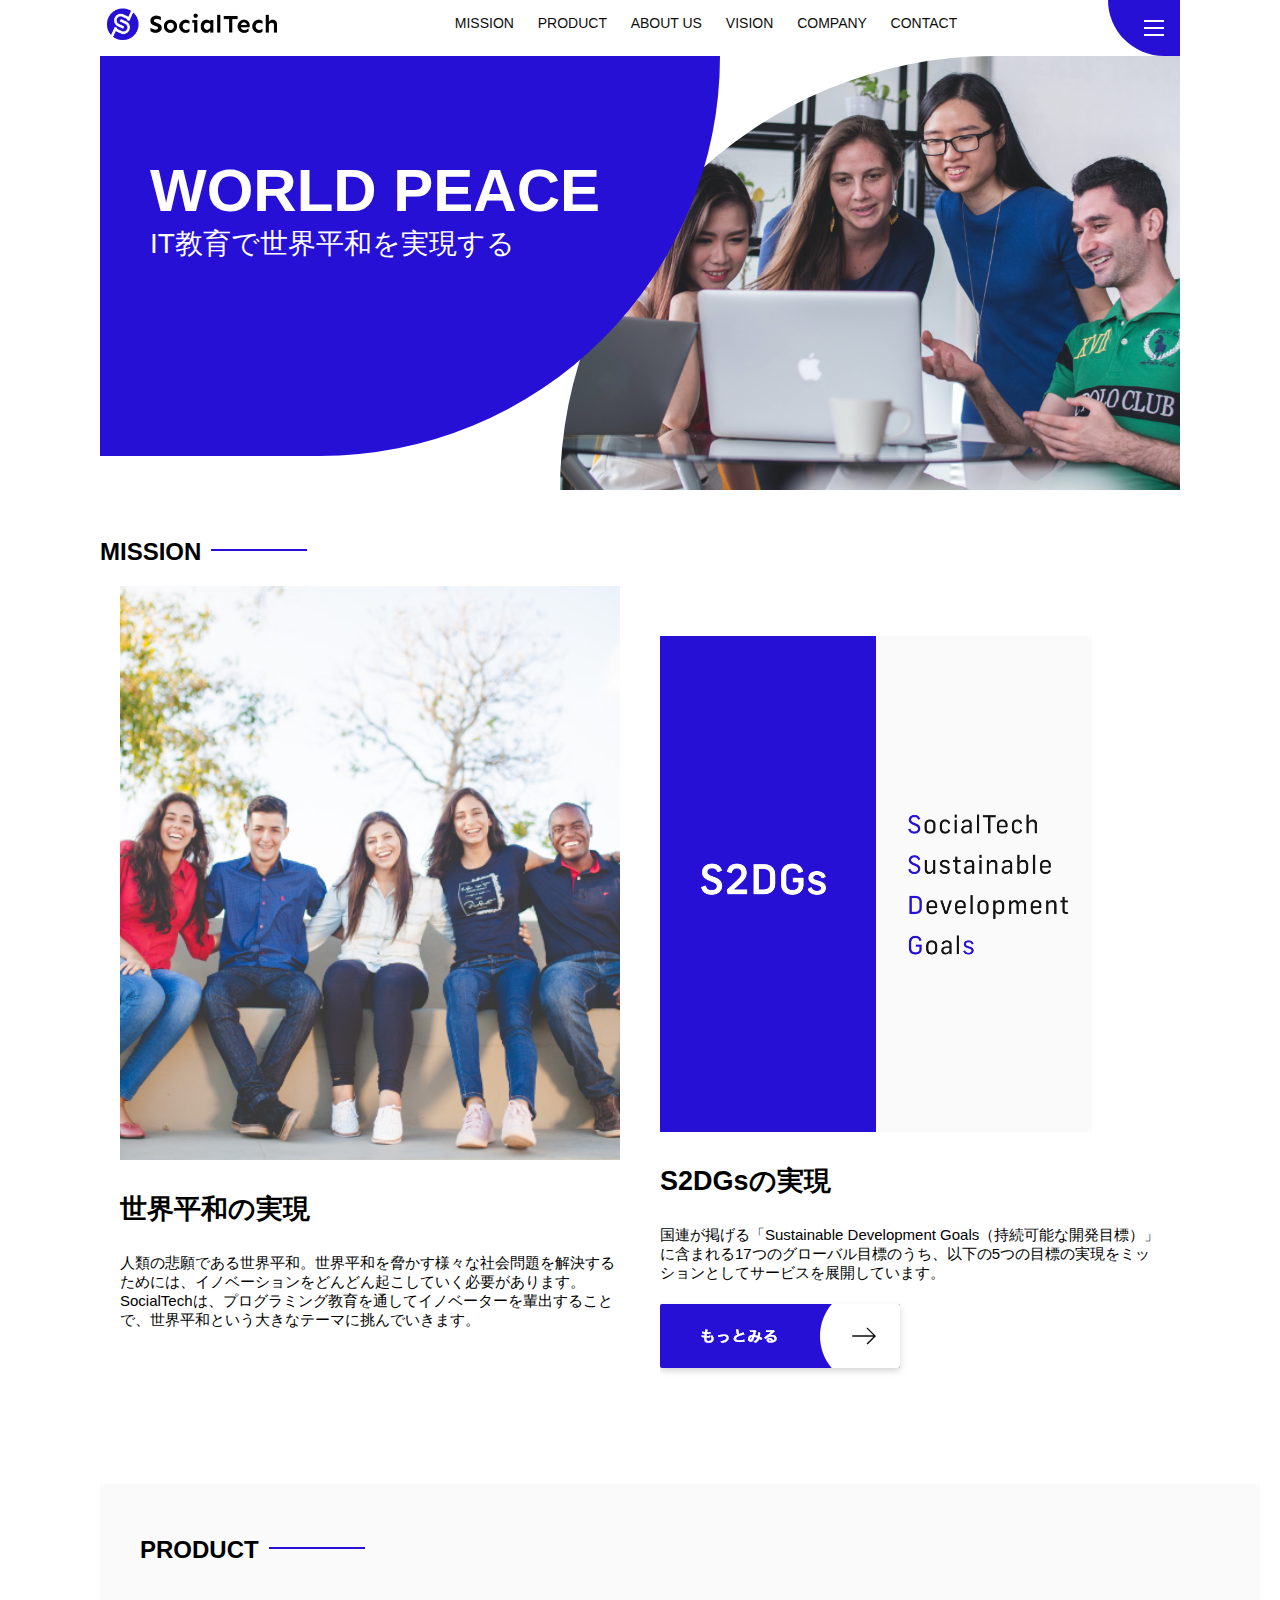
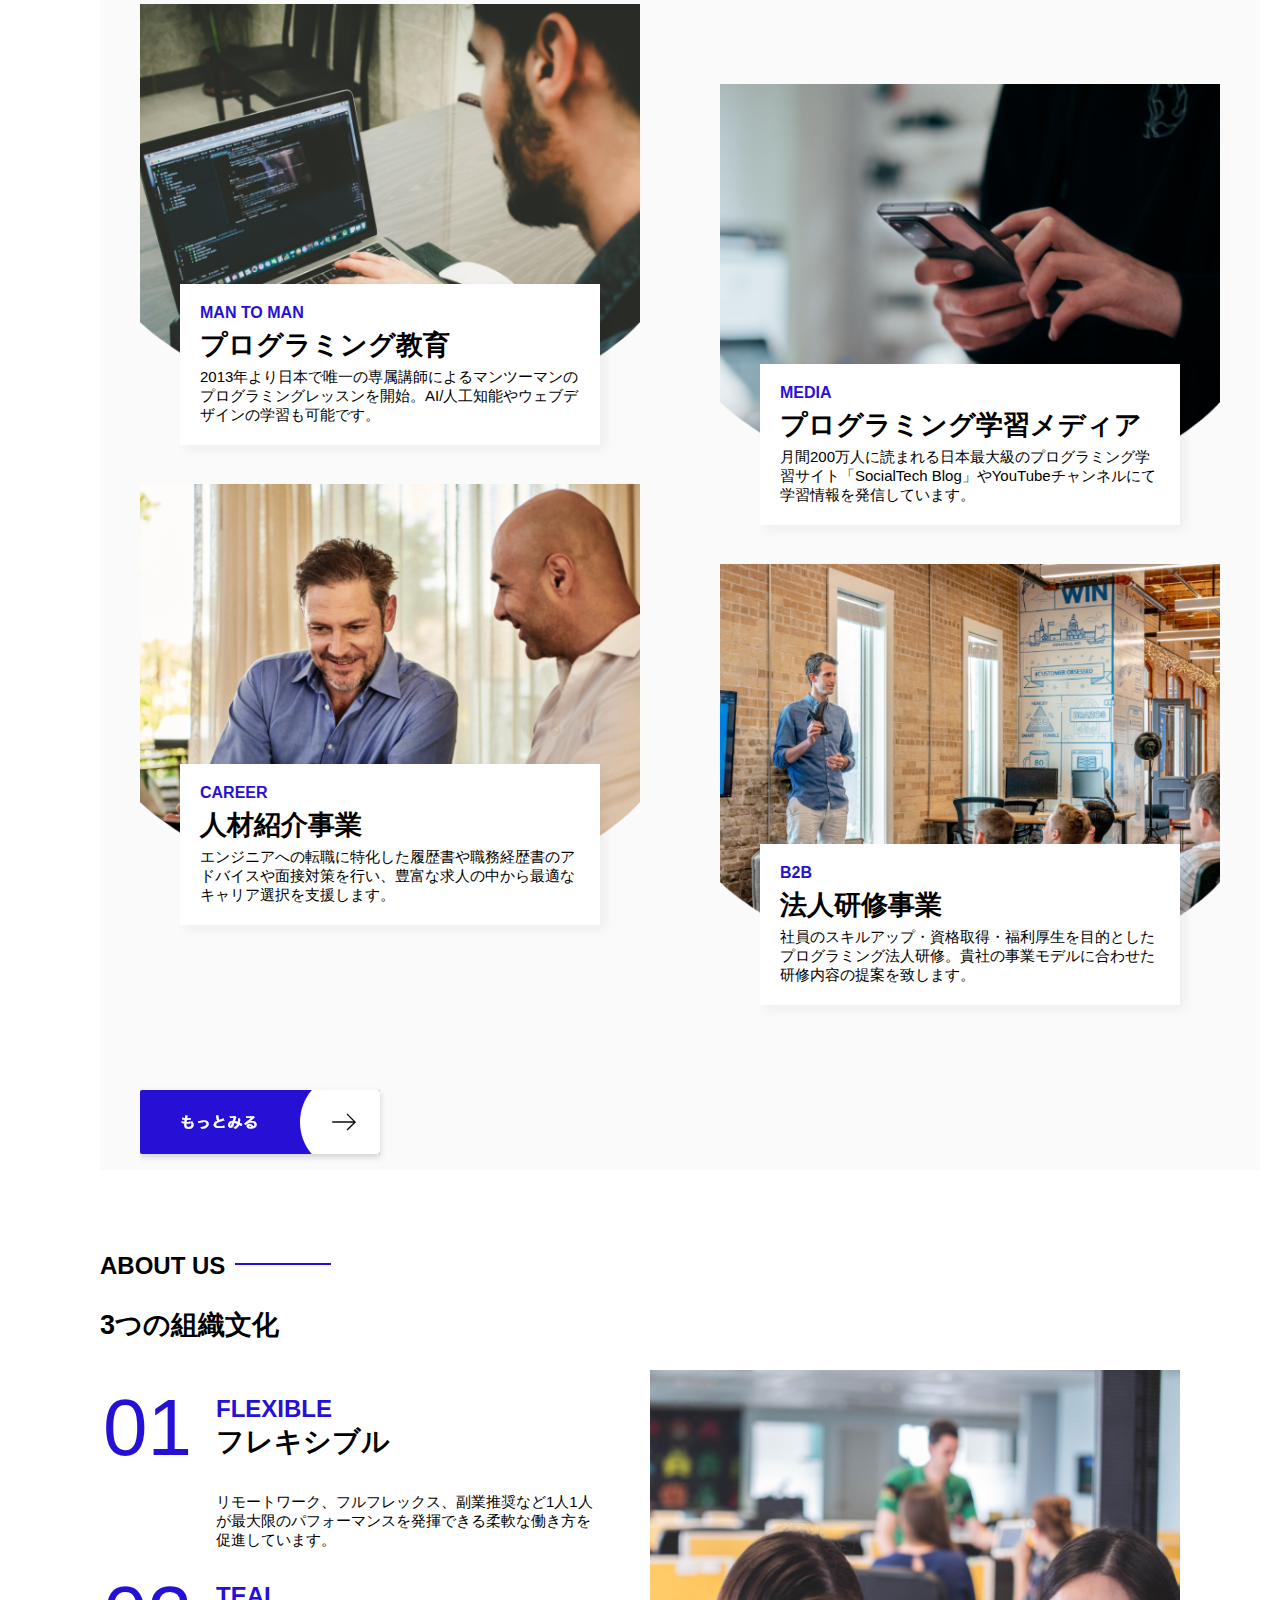
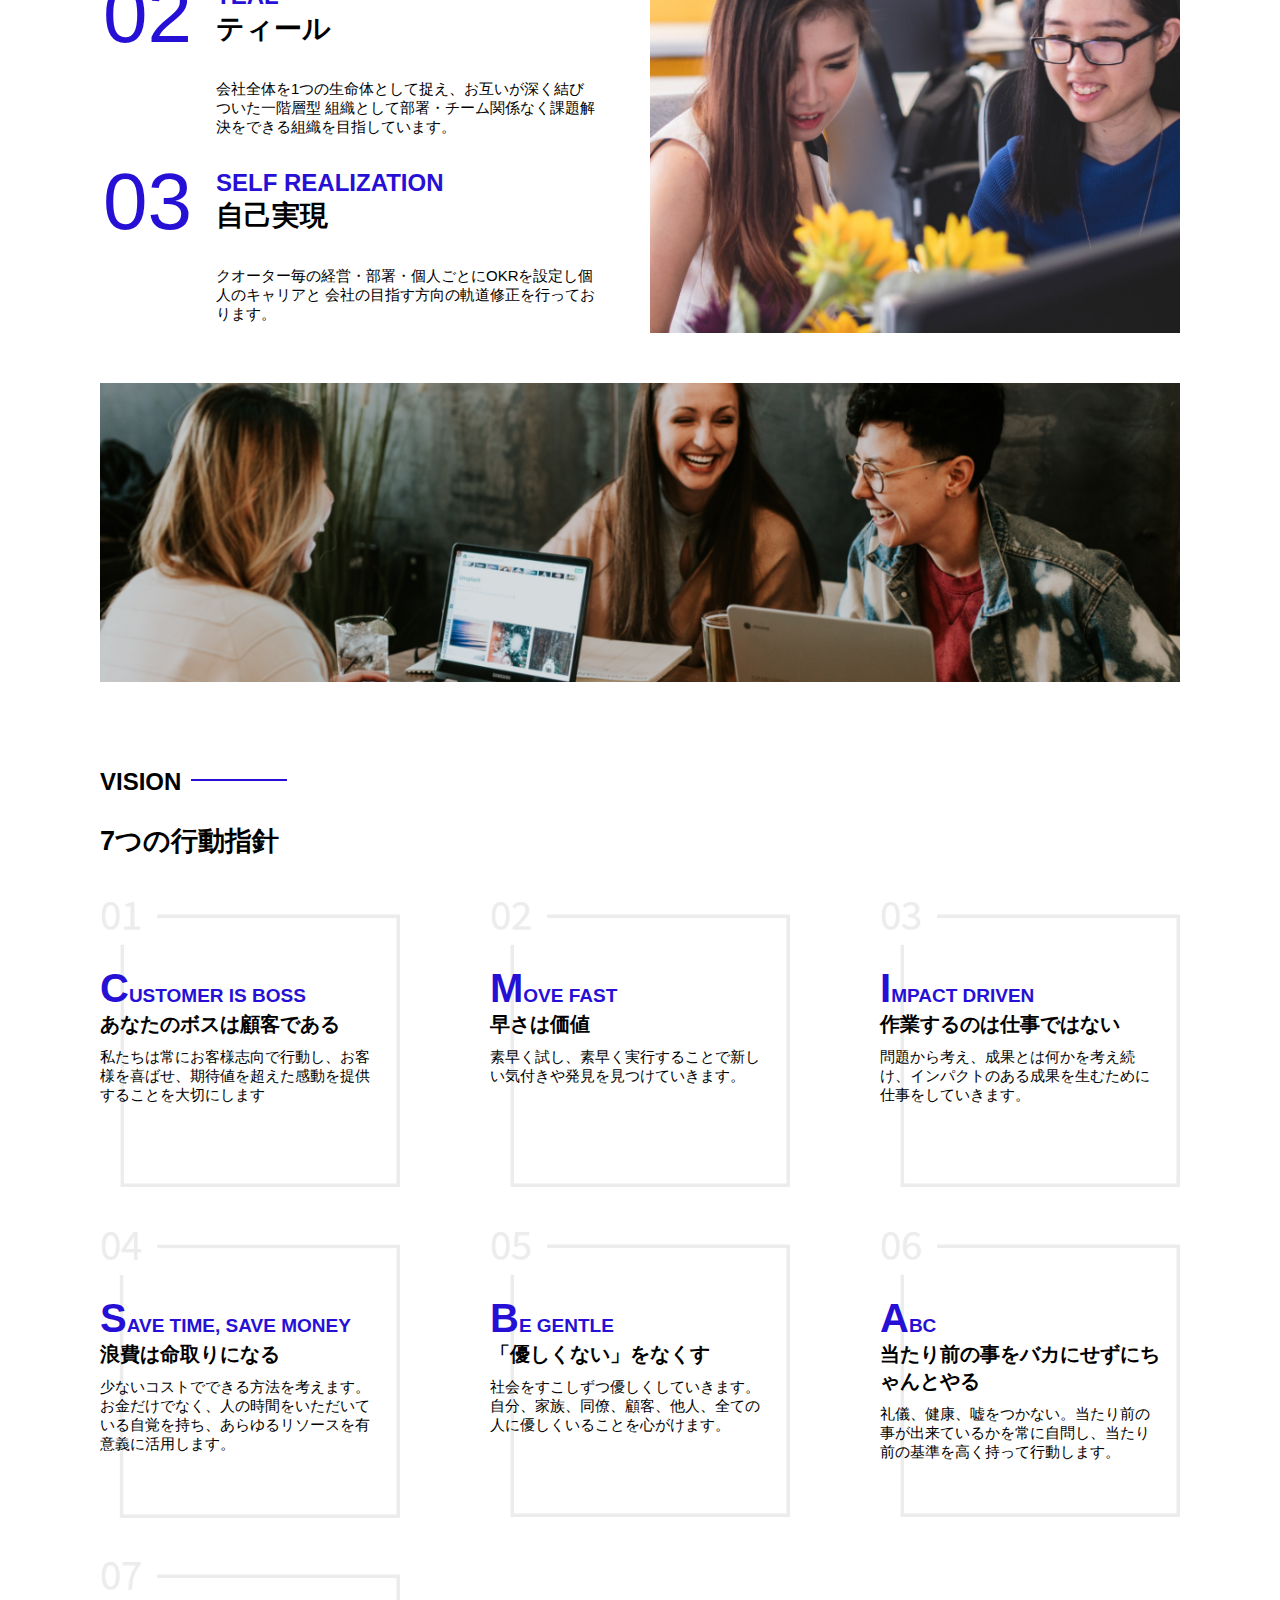
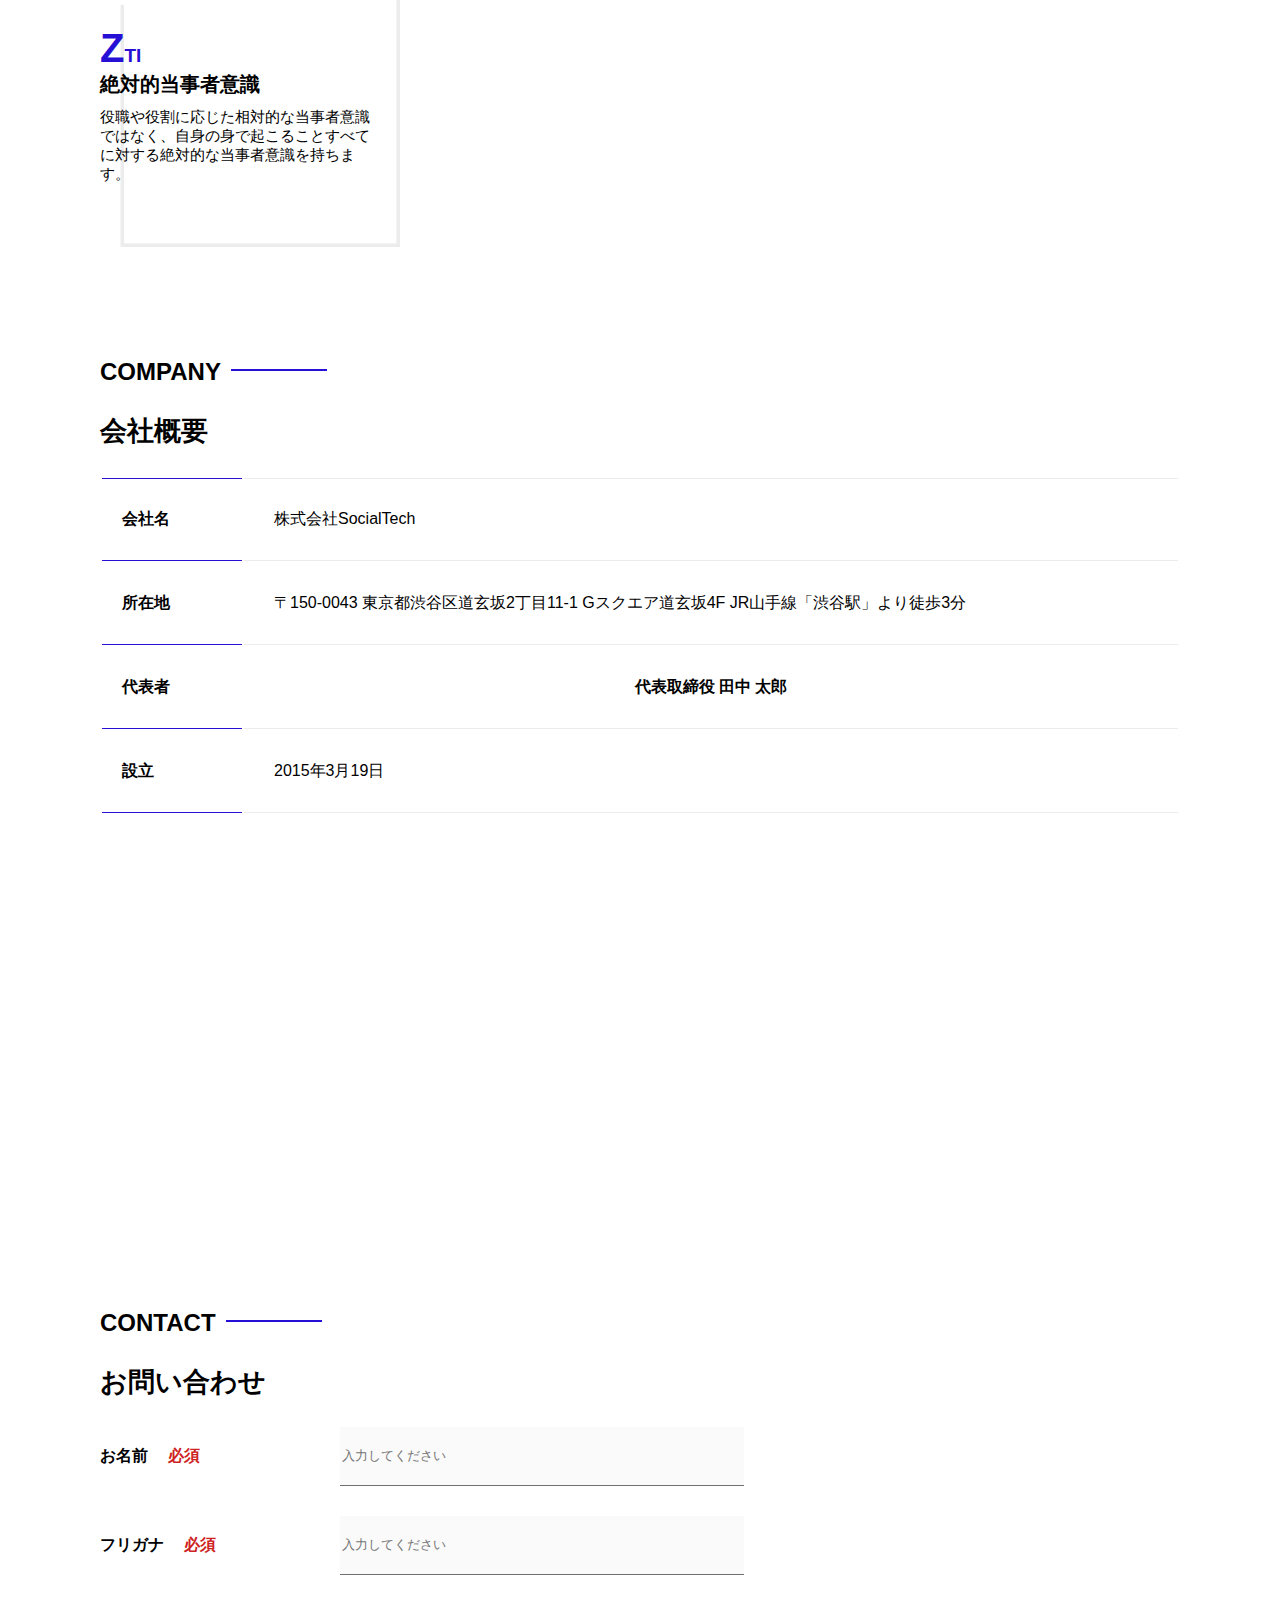
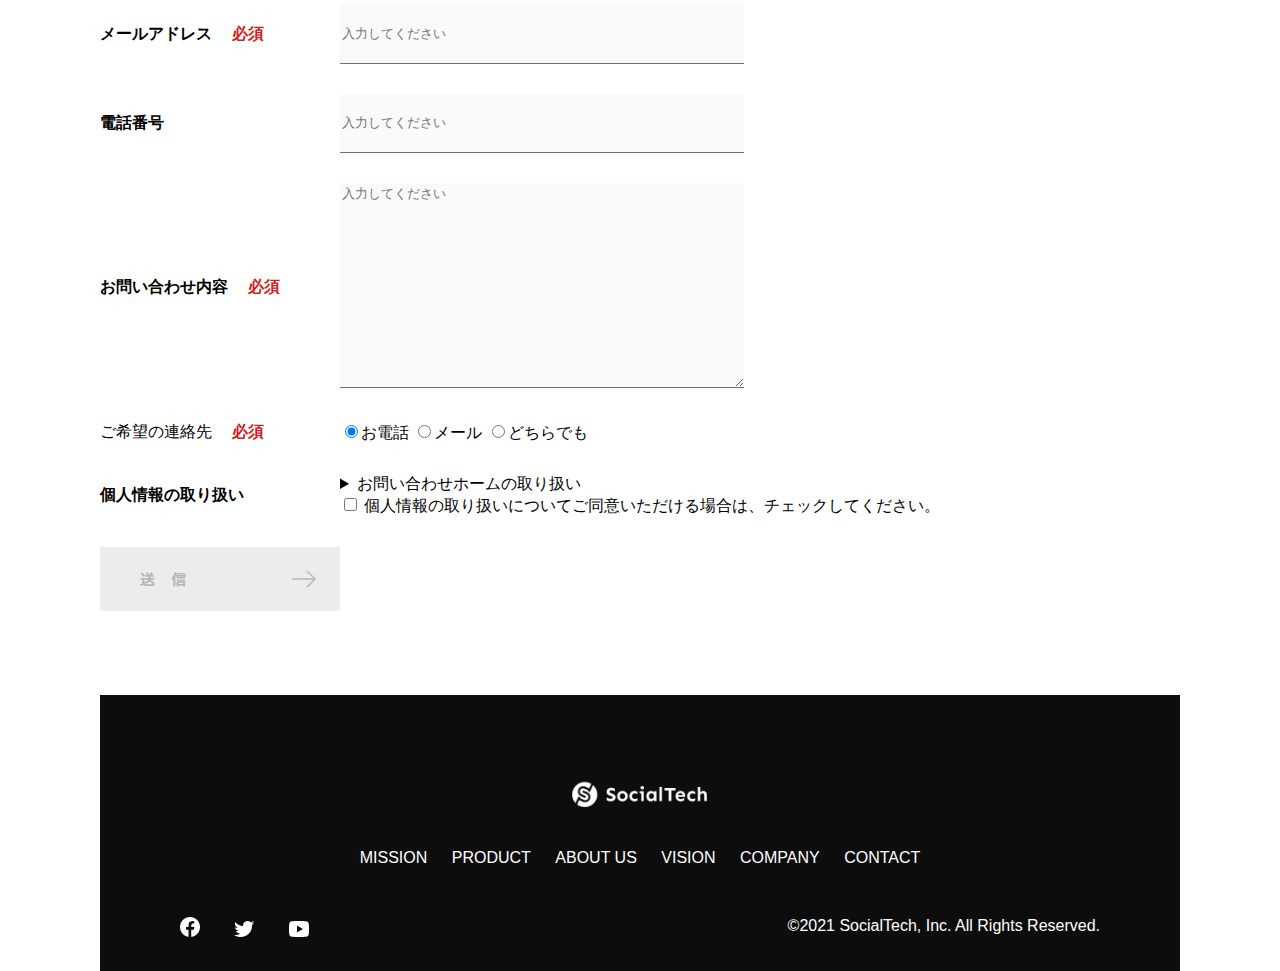
<file: index.html>
<!DOCTYPE html>
<html>
    <head>
        <title>SocialTech</title>
        <meta charset="utf-8">
        <meta name="description" content="SocialTechはEdTech業界のリーディングカンパニーを目指します">
        <meta name="viewport" content="width=device-widfth, initial-scale=1.0">
        <link rel="stylesheet" href="style.css">
</head>
<body>
    <!-- ヘッダー -->
    <header>
      <!-- ロゴ -->
      <a href="index.html" id="logo"><img src="images/logo.png" alt="トップページに戻る"></a>
  
      <!-- PC用ナビゲーション -->
      <nav id="nav-pc">
        <a href="mission.html">MISSION</a>
        <a href="product.html">PRODUCT</a>
        <a href="index.html#aboutus">ABOUT US</a>
        <a href="index.html#vision">VISION</a>
        <a href="index.html#company">COMPANY</a>
        <a href="index.html#contact">CONTACT</a>
      </nav>
      <!-- スマホ用メニューボタン -->
      <img id="menu-sp" src="images/button-menu.png" alt="ナビゲーションを開く" onclick="document.getElementById('nav-sp').style.display='block'">
      <!-- スマホ用ナビゲーション -->
     <nav id="nav-sp">
      <img id="close" src="images/button-close.png" alt="ナビゲーションを閉じる" onclick="document.getElementById('nav-sp').style.display = 'none'">
      <a id="logo-sp" href="index.html" onclick="document.getElementById('nav-sp').style.display = 'none'"><img
          src="images/logo-sp.png" alt="トップページに戻る"></a>
      <a class="menu" href="mission.html" onclick="document.getElementById('nav-sp').style.display = 'none'">MISSION</a>
      <a class="menu" href="product.html" onclick="document.getElementById('nav-sp').style.display = 'none'">PRODUCT</a>
      <a class="menu" href="index.html#aboutus" onclick="document.getElementById('nav-sp').style.display = 'none'">ABOUT
        US</a>
      <a class="menu" href="index.html#vision"
        onclick="document.getElementById('nav-sp').style.display = 'none'">VISION</a>
      <a class="menu" href="index.html#company"
        onclick="document.getElementById('nav-sp').style.display = 'none'">COMPANY</a>
      <a class="menu" href="index.html#contact"
        onclick="document.getElementById('nav-sp').style.display = 'none'">CONTACT</a>
      <div id="sns">
        <a href="https://www.facebook.com/sejuku2013"><img src="images/button-facebook.png" alt="Facebookのリンク"></a>
        <a href="https://twitter.com/samuraijuku"><img src="images/button-twitter.png" alt="Twitterのリンク"></a>
        <a href="https://www.youtube.com/channel/UCCFOQO5aDK0xXam4cUQXT8g"><img src="images/button-youtube.png" alt="YouTubeのリンク"></a>
      </div>
    </nav>
    </header>
    <main>
      <article>
        <!-- メインビジュアル -->
        <section id="main-visual">
           <div id="main-message">
               <h1>WORLD PEACE</h1>
               <p>IT教育で世界平和を実現する</p>
           </div>
           <img src="images/index/index-main.png" alt="PCの周りに集まる多国籍の仲間たち">
        </section>
       <!--ミッション-->
       <section id="mission">
        <h2 class="index-h2">MISSION</h2>
        <div id="mission-flex">
          <div>
            <img id="mission-photo" src="images/index/index-mission.png" alt="屋外のベンチで写真を撮影する多国籍の仲間たち">
            <h3>世界平和の実現</h3>
            <p>
              人類の悲願である世界平和。世界平和を脅かす様々な社会問題を解決するためには、イノベーションをどんどん起こしていく必要があります。SocialTechは、プログラミング教育を通してイノベーターを輩出することで、世界平和という大きなテーマに挑んでいきます。
            </p>
          </div>
          <div>
            <img id="s2dgs" src="images/index/s2dgs.png" alt="S2DGs">
            <h3>S2DGsの実現</h3>
            <p>国連が掲げる「Sustainable Development
              Goals（持続可能な開発目標）」に含まれる17つのグローバル目標のうち、以下の5つの目標の実現をミッションとしてサービスを展開しています。</p>
            <a href="mission.html">
              <img src="images/button-more.png" alt="もっとみる">
            </a>
          </div>
        </div>
      </section>
      
 <!-- プロダクト -->
 <section id="product">
  <h2 class="index-h2">PRODUCT</h2>
  <div>
    <div id="product-left">
      <div>
        <img class="product-photo" src="images/index/index-mantoman.png" alt="PCでコードを書く男性">
        <div class="product-explain">
          <span>MAN TO MAN</span>
          <h3>プログラミング教育</h3>
          <p>2013年より日本で唯一の専属講師によるマンツーマンのプログラミングレッスンを開始。AI/人工知能やウェブデザインの学習も可能です。</p>
        </div>
      </div>
      <div>
        <img class="product-photo" src="images/index/index-career.png" alt="笑顔で話し合う2人の男性">
        <div class="product-explain">
          <span>CAREER</span>
          <h3>人材紹介事業</h3>
          <p>エンジニアへの転職に特化した履歴書や職務経歴書のアドバイスや面接対策を行い、豊富な求人の中から最適なキャリア選択を支援します。</p>
        </div>
      </div>
    </div>
    <div id="product-right">
       <div>
         <img class="product-photo" src="images/index/index-media.png" alt="スマートフォンを操作する人">
         <div class="product-explain">
           <span>MEDIA</span>
           <h3>プログラミング学習メディア</h3>
           <p>月間200万人に読まれる日本最大級のプログラミング学習サイト「SocialTech Blog」やYouTubeチャンネルにて学習情報を発信しています。</p>
         </div>
       </div>
       <div>
         <img class="product-photo" src="images/index/index-b2b.png" alt="講演中の男性とそれを聴く人々">
         <div class="product-explain">
           <span>B2B</span>
           <h3>法人研修事業</h3>
           <p>社員のスキルアップ・資格取得・福利厚生を目的としたプログラミング法人研修。貴社の事業モデルに合わせた研修内容の提案を致します。</p>
         </div>
       </div>
     </div>
   </div>
   <div>
     <a id="product-more" href="product.html">
       <img src="images/button-more.png" alt="もっとみる">
     </a>
   </div>
</section>
  <!-- ABOUT US -->
  <section id="aboutus">
    <h2 class="index-h2">ABOUT US</h2>
    <h3>3つの組織文化</h3>
    <div>
      <table class="culture-table">
        <tr>
          <td>
            <span class="culture-num">01</span>
          </td>
          <td>
            <span class="culture-en">FLEXIBLE</span>
            <span class="culture-jp">フレキシブル</span>
          </td>
        </tr>
        <tr>
          <td>
            <!-- 空のセル -->
          </td>
          <td>
            <p class="culture-description">
              リモートワーク、フルフレックス、副業推奨など1人1人が最大限のパフォーマンスを発揮できる柔軟な働き方を促進しています。
            </p>
          </td>
        </tr>
        <tr>
          <td>
            <span class="culture-num">02</span>
          </td>
          <td>
            <span class="culture-en">TEAL</span>
            <span class="culture-jp">ティール</span>
          </td>
        </tr>
          <tr>
            <td>
              <!-- 空のセル -->
            </td>
            <td>
              <p class="culture-description">
                会社全体を1つの生命体として捉え、お互いが深く結びついた一階層型
                組織として部署・チーム関係なく課題解決をできる組織を目指しています。
              </p>
            </td>
          </tr>
          <tr>
            <td>
              <span class="culture-num">03</span>
            </td>
            <td>
              <span class="culture-en">SELF REALIZATION</span>
              <span class="culture-jp">自己実現</span>
            </td>
          </tr>
          <tr>
            <td>
              <!-- 空のセル -->
            </td>
            <td>
              <p class="culture-description">
                クオーター毎の経営・部署・個人ごとにOKRを設定し個人のキャリアと
                会社の目指す方向の軌道修正を行っております。
              </p>
            </td>
          </tr>
        </table>
          <img class="culture-img" src="images/index/index-aboutus1.png" alt="笑顔で話し合う2人の女性">
          </div>
          <img class="culture-img2" src="images/index/index-aboutus2.png" alt="笑顔で話し合う3人の男女">
        </section>
        <!-- VISION -->
        <section id="vision">
          <h2 class="index-h2">VISION</h2>
          <h3>7つの行動指針</h3>
          <div>       
            <div class="vision-box">
              <img src="images/index/vision-01.png" alt="01">
              <span>
                <h4>CUSTOMER IS BOSS</h4>
                <h5>あなたのボスは顧客である</h5>
                <p>私たちは常にお客様志向で行動し、お客様を喜ばせ、期待値を超えた感動を提供することを大切にします</p>
               </span>
            </div>  
            <div class="vision-box">
              <img src="images/index/vision-02.png" alt="02">
              <span>
                <h4>MOVE FAST</h4>
                <h5>早さは価値</h5>
                <p>素早く試し、素早く実行することで新しい気付きや発見を見つけていきます。</p>
              </span>
            </div>
            <div class="vision-box">
              <img src="images/index/vision-03.png" alt="03">
              <span>
                <h4>IMPACT DRIVEN</h4>
                <h5>作業するのは仕事ではない</h5>
                <p>問題から考え、成果とは何かを考え続け、インパクトのある成果を生むために仕事をしていきます。</p>
              </span>
            </div>
            <div class="vision-box">
              <img src="images/index//vision-04.png" alt="04">
              <span>
                <h4>SAVE TIME, SAVE MONEY</h4>
                <h5>浪費は命取りになる</h5>
                <p>少ないコストでできる方法を考えます。お金だけでなく、人の時間をいただいている自覚を持ち、あらゆるリソースを有意義に活用します。</p>
              </span>
            </div>
            <div class="vision-box">
              <img src="images/index/vision-05.png" alt="05">
              <span>
                <h4>BE GENTLE</h4>
                <h5>「優しくない」をなくす</h5>
                <p>社会をすこしずつ優しくしていきます。自分、家族、同僚、顧客、他人、全ての人に優しくいることを心がけます。</p>
              </span>
            </div>
            <div class="vision-box">
              <img src="images/index/vision-06.png" alt="06">
              <span>
                <h4>ABC</h4>
                <h5>当たり前の事をバカにせずにちゃんとやる</h5>
                <p>礼儀、健康、嘘をつかない。当たり前の事が出来ているかを常に自問し、当たり前の基準を高く持って行動します。</p>
              </span>
            </div>
            <div class="vision-box">
              <img src="images/index/vision-07.png" alt="07">
              <span>
                <h4>ZTI</h4>
                <h5>絶対的当事者意識</h5>
                <p>役職や役割に応じた相対的な当事者意識ではなく、自身の身で起こることすべてに対する絶対的な当事者意識を持ちます。</p>
              </span>
            </div>  
          </div>
        </section>
        <!-- COMPANY -->
        <section id="company">
          <h2 class="index-h2">COMPANY</h2>
          <h3>会社概要</h3>
            <table id="company-table">
              <tr>
                <th class="tableheader-first">会社名</th>
                <td class="cell-first">株式会社SocialTech</td>
              </tr>
              <tr>
                <th class="tableheader">所在地</th>
                <td class="cell">〒150-0043 東京都渋谷区道玄坂2丁目11-1 Gスクエア道玄坂4F JR山手線「渋谷駅」より徒歩3分</td>
              </tr>
              <tr>
                <th class="tableheader">代表者</th>
                <th class="cell">代表取締役 田中 太郎</th>
              </tr>
              <tr>
                <th class="tableheader">設立</th>
                <td class="cell">2015年3月19日</td>
              </tr>
            </table>
            <iframe
            src="https://www.google.com/maps/embed?pb=!1m18!1m12!1m3!1d3241.7759544892483!2d139.69399665123464!3d35.65789123876098!2m3!1f0!2f0!3f0!3m2!1i1024!2i768!4f13.1!3m3!1m2!1s0x60188caa0042e8d1%3A0xba130bea826a7aa2!2z44CSMTUwLTAwNDMg5p2x5Lqs6YO95riL6LC35Yy66YGT546E5Z2C77yS5LiB55uu77yR77yR4oiS77yR!5e0!3m2!1sja!2sjp!4v1636872991912!5m2!1sja!2sjp"
            style="border:0;" allowfullscreen="" loading="lazy">
          </iframe>
        </section>
        <!-- お問い合わせホーム -->
        <section id="contact">
          <h2 class="index-h2">CONTACT</h2>
          <h3>お問い合わせ</h3>
          <!-- STATIC FORMSのフォームタグ -->
          <form action="https://api.staticforms.xyz/submit" method="post">
            <input type="text" name="honeypot" style="display:none">
            <!-- STATIC FORMSのアクセスキー -->
            <input type="hidden" name="accessKey" value="318e617a-e782-4420-96ca-c1c558c93954">
            <!--メールのタイトル-->
            <input type="hidden" name="subject" value="お問い合わせフォーム" />
            <!--送信先のメールアドレスをvalueに設定する-->
            <input type="hidden" name="replyTo" value="realkousuke5@gmail.com">
            <!--redirectToのURLは公開後のURLへリンクする-->
            <input type="hidden" name="redirectTo" value="">
            <div>
              <div class="contact-heading">
              <label class="contact-label">お名前<span class="contact-span">必須</span></label>
            </div>
            <div class="contact-form">
              <input type="text" name="name" placeholder="入力してください" class="contact-textbox">
            </div>
          </div>
          <div>
            <div class="contact-heading">
              <label class="contact-label">フリガナ<span class="contact-span">必須</span></label>
            </div>
            <div>
              <input type="text" name="hurigana" placeholder="入力してください" class="contact-textbox">
            </div>
          </div>
          <div>
            <div class="contact-heading">
              <label class="contact-label">メールアドレス<span class="contact-span">必須</span></label>
            </div>
            <div>
              <input type="text" name="email" placeholder="入力してください" class="contact-textbox">
            </div>
          </div>
          <div>
            <div class="contact-heading">
              <label class="contact-label">電話番号</label>
            </div>
            <div>
              <input type="text" name="tel" placeholder="入力してください" class="contact-textbox">
            </div>
          </div>
          <div>
            <div class="contact-heading">
              <label class="contact-label">お問い合わせ内容<span class="contact-span">必須</span></label>
             </div>
            <div>
          <textarea class="contact-textarea" placeholder="入力してください" name="message"></textarea>
            </div>
          </div>
          <div>
            <div class="contact-heading">
              <label class="conatact-label">ご希望の連絡先<span class="contact-span">必須</span></label>
            </div>
          <div>
          <input class="radiobutton" type="radio" value="tel" name="contact" checked><label>お電話</label>
          <input class="radiobutton" type="radio" value="mail" name="contact"><label>メール</label> 
          <input class="radiobutton" type="radio" value="both" name="contact"><label>どちらでも</label>  
            </div>
          </div>
          <div>
            <div class="contact-heading">
              <label class="contact-label">個人情報の取り扱い</label>
            </div>
          <div>
            <details>
              <summary>お問い合わせホームの取り扱い</summary>
              <div>
                <span>１．組織の名称又は氏名</span><br>
                株式会社SocialTech<br><br>
                <span>２．個人情報保護管理者（若しくはその代理人）の氏名又は職名、所属及び連絡先
                  鈴木 一郎 コーポレート部</span><br>
                メールアドレス:support@socialtech.net<br>
                TEL:03-xxxx-xxxx<br>
                <span>３．個人情報の利用目的</span><br>
                ・本サービス及び本サービスに関連する情報の提供又はそれらに関する連絡のため<br>
                ・ユーザーの本人確認のため<br>
                ・当社サービスのご案内のため<br>
                ・当社の商品等の広告または宣伝（電子メールによるものを含むものとします。）<br><br>
                <span>４．個人情報の取り扱い業務の委託</span><br>
                個人情報の取扱業務の全部または一部を外部に業務委託する場合があります。<br>
                その際、弊社は、個人情報を適切に保護できる管理体制を敷き実行していることを条件として<br>
                委託先を厳選したうえで、機密保持契約を委託先と締結し、お客様の個人情報を厳密に管理させます。<br><br>
                <span>５．個人情報の開示等の請求</span><br>
                お客様は、弊社に対してご自身の個人情報の開示等（利用目的の通知、開示、内容の訂正・追加・削除、利用の停止または消去、第三者への提供の停止）に関して、当社問合わせ窓口に申し出ることができます。<br>
                その際、弊社はお客様ご本人を確認させていただいたうえで、合理的な期間内に対応いたします。<br><br>
                なお、個人情報に関する弊社問合わせ先は、次の通りです。<br><br>
                株式会社SocialTech 個人情報問合せ窓口<br>
                〒150-0043 東京都渋谷区道玄坂2丁目11-1 Ｇスクエア渋谷道玄坂 4F<br>
                メールアドレス:support@socialtech.net TEL:03-xxxx-xxxx<br><br>
                <span>６．個人情報を提供されることの任意性について</span><br><br>
                お客様がご自身の個人情報を弊社に提供されるか否かは、お客様のご判断によりますが、もしご提供されない場合には、適切なサービスが提供できない場合がありますので予めご了承ください。
               </div>
            </details>
            <input type="checkbox" name="agree">
            <span>個人情報の取り扱いについてご同意いただける場合は、チェックしてください。</span>
          </div>
          </div>
          <input type="image" value="Submit" src="images/button-submit.png" alt="送信する">
          </form>
        </section>
      </article>
        <footer>
          <div id="footer-logo">
            <img src="images/logo-sp.png" alt="SocialTech">
          </div>
            <div id="footer-link">
              <a href="mission.html">MISSION</a>
              <a href="product.html">PRODUCT</a>
              <a href="index.html#aboutus">ABOUT US</a>
              <a href="index.html#vision">VISION</a>
              <a href="index.html#company">COMPANY</a>
              <a href="index.html#contact">CONTACT</a>
            </div>
            <div id="sns-footer">
              <a href="https://www.facebook.com/sejuku2013"><img src="images/button-facebook.png" alt="Facebookのリンク"></a>
              <a href="https://twitter.com/samuraijuku"><img src="images/button-twitter.png" alt="Twitterのリンク"></a>
              <a href="https://www.youtube.com/channel/UCCFOQO5aDK0xXam4cUQXT8g"><img src="images/button-youtube.png" alt="YouTubeのリンク"></a>
                <span id="copyright">&copy;2021 SocialTech, Inc. All Rights Reserved. </span>
            </div>
        </footer>
         </div>
  </section>
</article>
</main>
</body>

</html>
</file>
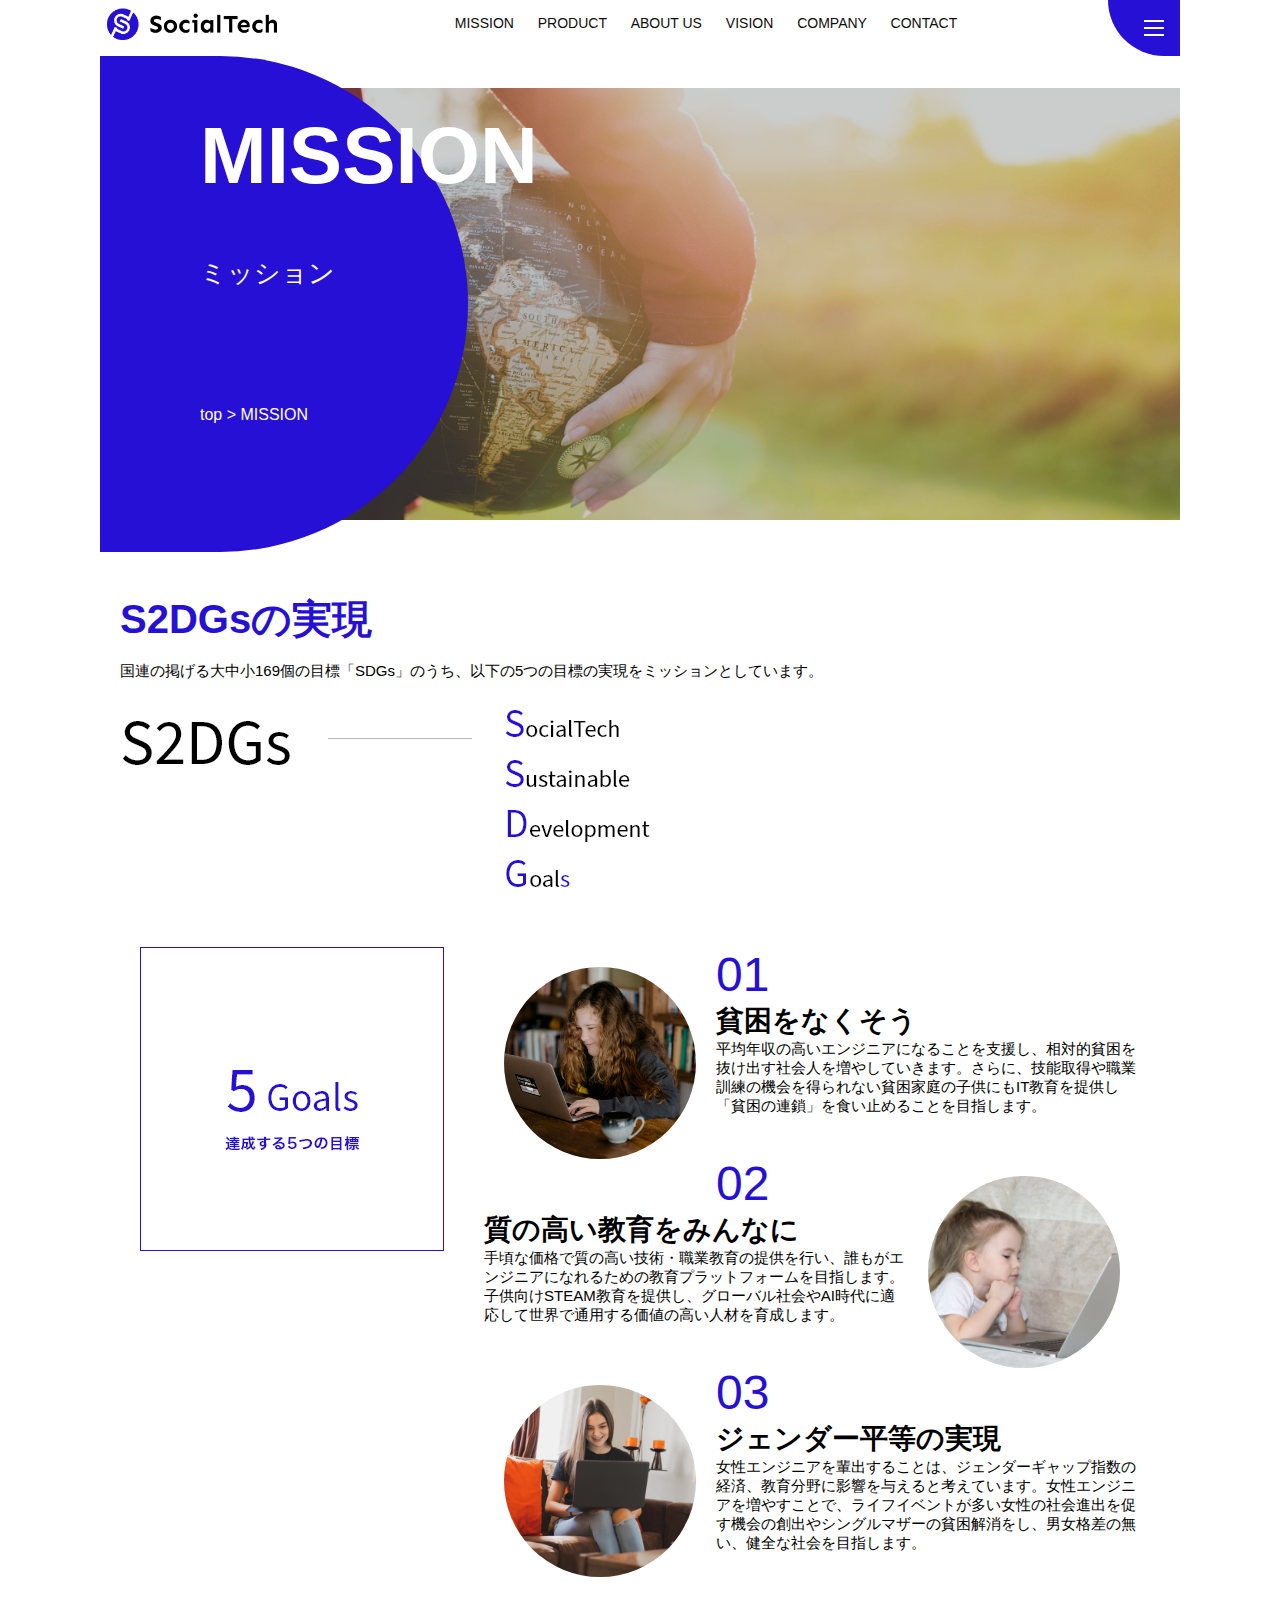
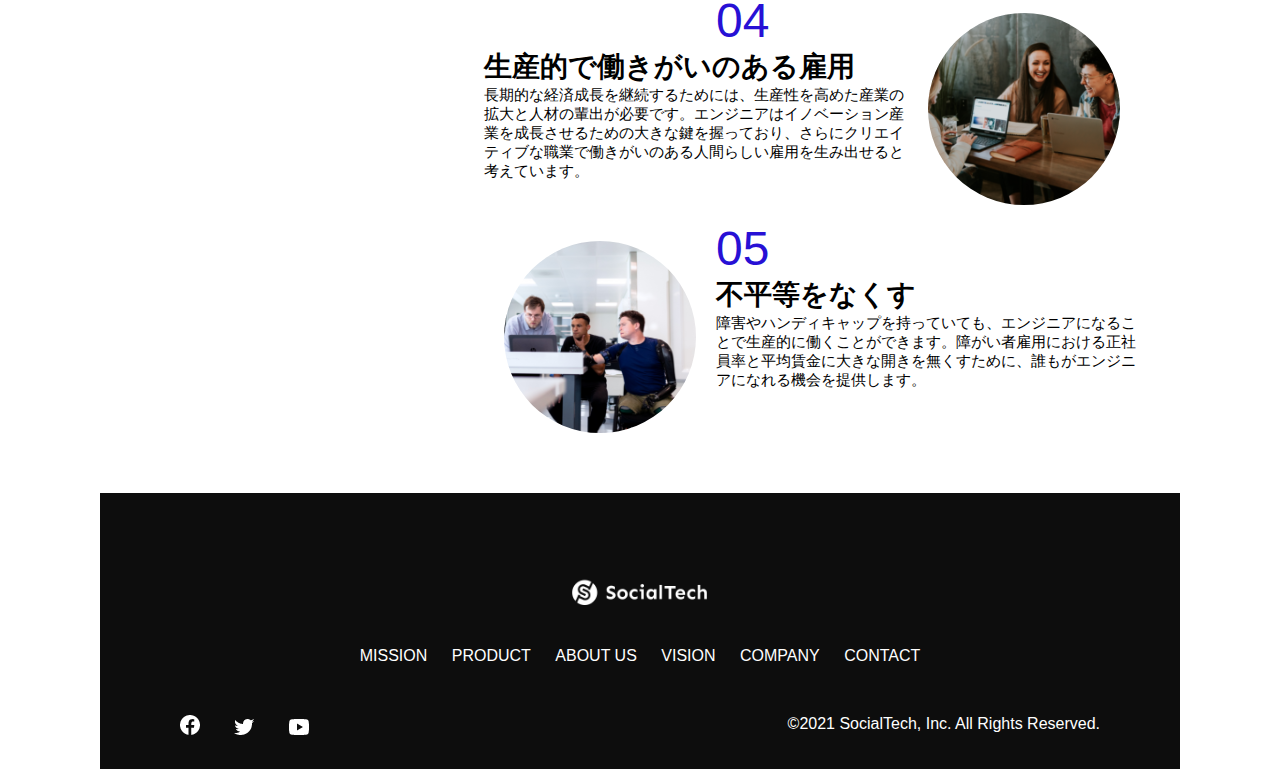
<file: mission.html>
<!DOCTYPE html>
<html>
<head>
  <title>SocialTech - MISSION ミッション -</title>
  <meta charset="utf-8">
  <meta name="description" content="SocialTechが目指す5つの目標(S2DGs)を紹介します">
  <meta name="viewport" content="width=device-width, initial-scale=1.0">
  <link rel="stylesheet" href="style.css">
</head>

<body>
  <!-- ヘッダー -->
  <header>
    <!-- ロゴ -->
    <a href="index.html" id="logo"><img src="images/logo.png" alt="トップページに戻る"></a>

    <!-- PC用ナビゲーション -->
    <nav id="nav-pc">
      <a href="mission.html">MISSION</a>
      <a href="product.html">PRODUCT</a>
      <a href="index.html#aboutus">ABOUT US</a>
      <a href="index.html#vision">VISION</a>
      <a href="index.html#company">COMPANY</a>
      <a href="index.html#contact">CONTACT</a>
    </nav>

    <!-- スマホ用メニューボタン -->
    <img id="menu-sp" src="images/button-menu.png" alt="ナビゲーションを開く" onclick="document.getElementById('nav-sp').style.display = 'block'">

    <!-- スマホ用ナビゲーション -->
    <nav id="nav-sp">
      <img id="close" src="images/button-close.png" alt="ナビゲーションを閉じる" onclick="document.getElementById('nav-sp').style.display = 'none'">
      <a id="logo-sp" href="index.html" onclick="document.getElementById('nav-sp').style.display = 'none'"><img
          src="images/logo-sp.png" alt="トップページに戻る"></a>
      <a class="menu" href="mission.html" onclick="document.getElementById('nav-sp').style.display = 'none'">MISSION</a>
      <a class="menu" href="product.html" onclick="document.getElementById('nav-sp').style.display = 'none'">PRODUCT</a>
      <a class="menu" href="index.html#aboutus" onclick="document.getElementById('nav-sp').style.display = 'none'">ABOUT
        US</a>
      <a class="menu" href="index.html#vision"
        onclick="document.getElementById('nav-sp').style.display = 'none'">VISION</a>
      <a class="menu" href="index.html#company"
        onclick="document.getElementById('nav-sp').style.display = 'none'">COMPANY</a>
      <a class="menu" href="index.html#contact"
        onclick="document.getElementById('nav-sp').style.display = 'none'">CONTACT</a>
      <div id="sns">
        <a href="https://www.facebook.com/sejuku2013"><img src="images/button-facebook.png" alt="Facebookのリンク"></a>
        <a href="https://twitter.com/samuraijuku"><img src="images/button-twitter.png" alt="Twitterのリンク"></a>
        <a href="https://www.youtube.com/channel/UCCFOQO5aDK0xXam4cUQXT8g"><img src="images/button-youtube.png" alt="YouTubeのリンク"></a>
      </div>
    </nav>
  </header>
  <main>
    <article>
        <section id="mission-main">
            <div id="mission-title">
                <h1>MISSION</h1>
                <span>ミッション</span>
                <div>top > MISSION</div>
            </div>
        </section>
        <section id="mission-s2dgs">
            <h2 class="mission-h2">S2DGsの実現</h2>
            <p>国連の掲げる大中小169個の目標「SDGs」のうち、以下の5つの目標の実現をミッションとしています。</p>
            <img src="images/mission/mission-s2dgs.png" alt="S2dgs">
        </section>
        <section id="mission-5goals">
            <div>
                <img id="s2dgs-image" src="images/mission/mission-5goals.png" alt="5Goals">
             </div>
             <div>
                <div>
                  <img class="fivegoals-image-left" src="images/mission/mission-5goals01.png" alt="PCを操作する女の子">
                  <span class="fivegoals-number">01</span>
                  <h3 class="fivegoals-h3">貧困をなくそう</h3>
                  <p class="fivegoals-p">
                    平均年収の高いエンジニアになることを支援し、相対的貧困を抜け出す社会人を増やしていきます。さらに、技能取得や職業訓練の機会を得られない貧困家庭の子供にもIT教育を提供し「貧困の連鎖」を食い止めることを目指します。
                  </p>
                </div>
        
                <div>
                  <img class="fivegoals-image-right" src="images/mission/mission-5goals02.png" alt="PCを見つめる小さい女の子">
                  <span class="fivegoals-number">02</span>
                  <h3 class="fivegoals-h3">質の高い教育をみんなに</h3>
                  <p class="fivegoals-p">
                    手頃な価格で質の高い技術・職業教育の提供を行い、誰もがエンジニアになれるための教育プラットフォームを目指します。子供向けSTEAM教育を提供し、グローバル社会やAI時代に適応して世界で通用する価値の高い人材を育成します。
                  </p>
                </div>
        
                <div>
                  <img class="fivegoals-image-left" src="images/mission/mission-5goals03.png" alt="PCを操作する女性">
                  <span class="fivegoals-number">03</span>
                  <h3 class="fivegoals-h3">ジェンダー平等の実現</h3>
                  <p class="fivegoals-p">
                    女性エンジニアを輩出することは、ジェンダーギャップ指数の経済、教育分野に影響を与えると考えています。女性エンジニアを増やすことで、ライフイベントが多い女性の社会進出を促す機会の創出やシングルマザーの貧困解消をし、男女格差の無い、健全な社会を目指します。
                  </p>
                </div>
        
                <div>
                  <img class="fivegoals-image-right" src="images/mission/mission-5goals04.png" alt="笑顔で話し合う3人の男女">
                  <span class="fivegoals-number">04</span>
                  <h3 class="fivegoals-h3">生産的で働きがいのある雇用</h3>
                  <p class="fivegoals-p">
                    長期的な経済成長を継続するためには、生産性を高めた産業の拡大と人材の輩出が必要です。エンジニアはイノベーション産業を成長させるための大きな鍵を握っており、さらにクリエイティブな職業で働きがいのある人間らしい雇用を生み出せると考えています。
                  </p>
                </div>
        
                <div>
                  <img class="fivegoals-image-left" src="images/mission/mission-5goals05.png" alt="障害を持つ男性が生き生きと働く様子">
                  <span class="fivegoals-number">05</span>
                  <h3 class="fivegoals-h3">不平等をなくす</h3>
                  <p class="fivegoals-p">
                    障害やハンディキャップを持っていても、エンジニアになることで生産的に働くことができます。障がい者雇用における正社員率と平均賃金に大きな開きを無くすために、誰もがエンジニアになれる機会を提供します。
                  </p>
                </div>
              </div>
        </section>
    </article>
    <footer>
      <div id="footer-logo">
        <img src="images/logo-sp.png" alt="SocialTech">
      </div>
      <div id="footer-link">
        <a href="mission.html">MISSION</a>
        <a href="product.html">PRODUCT</a>
        <a href="index.html#aboutus">ABOUT US</a>
        <a href="index.html#vision">VISION</a>
        <a href="index.html#company">COMPANY</a>
        <a href="index.html#contact">CONTACT</a>
      </div>
      <div id="sns-footer">
        <a href="https://www.facebook.com/sejuku2013"><img src="images/button-facebook.png" alt="Facebookのリンク"></a>
        <a href="https://twitter.com/samuraijuku"><img src="images/button-twitter.png" alt="Twitterのリンク"></a>
        <a href="https://www.youtube.com/channel/UCCFOQO5aDK0xXam4cUQXT8g"><img src="images/button-youtube.png" alt="YouTubeのリンク"></a>
        <span id="copyright">&copy;2021 SocialTech, Inc. All Rights Reserved. </span>
      </div>
    </footer>
  </main>
</body>

</html>
</file>
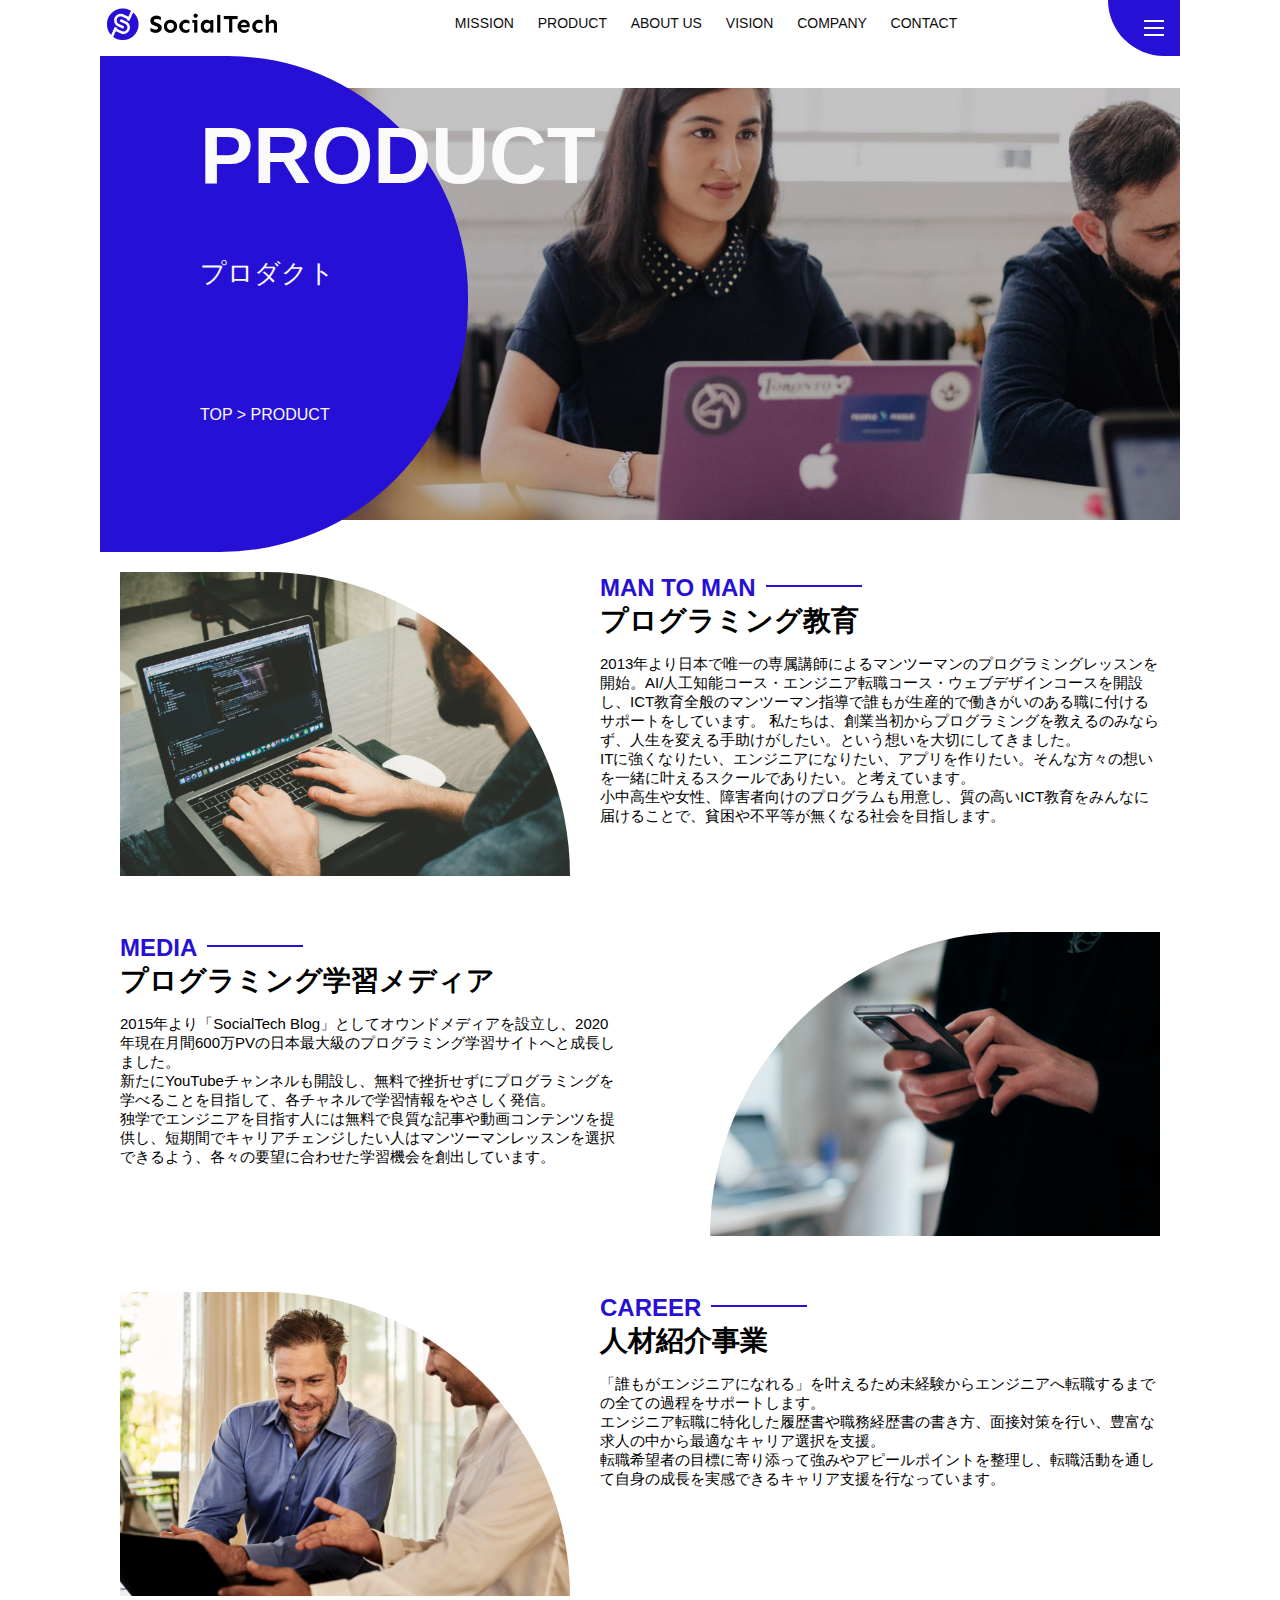
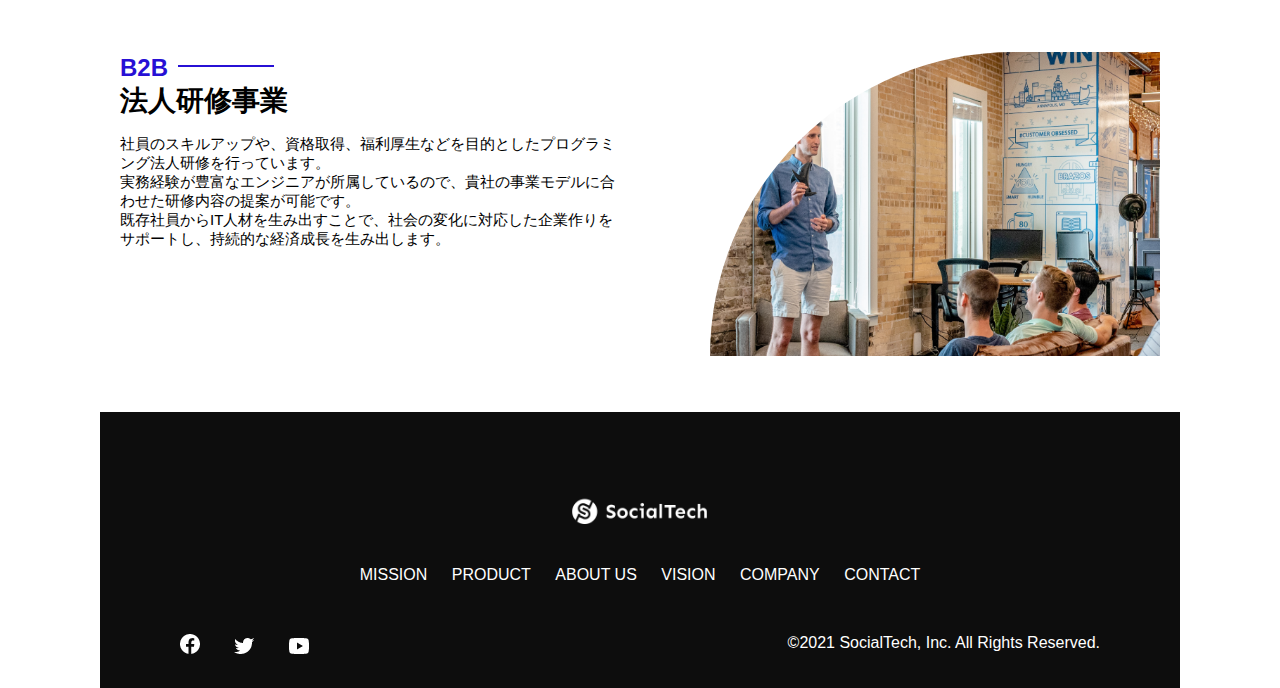
<file: product.html>
<!DOCTYPE html>
  <html>
  <head>
    <title>SocialTech -PRODUCT プロダクト</title>
    <meta charset="utf-8">
    <meta name="description" content="SocialTechの4つのプロダクトを紹介します">
    <meta name="viewport" content="width=device-width, initial-scale=1.0">
    <link rel="stylesheet" href="style.css">
  </head>
  
  <body>
    <!-- ヘッダー -->
    <header>
      <!-- ロゴ -->
      <a href="index.html" id="logo"><img src="images/logo.png" alt="トップページに戻る"></a>
  
      <!-- PC用ナビゲーション -->
      <nav id="nav-pc">
        <a href="mission.html">MISSION</a>
        <a href="product.html">PRODUCT</a>
        <a href="index.html#aboutus">ABOUT US</a>
        <a href="index.html#vision">VISION</a>
        <a href="index.html#company">COMPANY</a>
        <a href="index.html#contact">CONTACT</a>
      </nav>
  
      <!-- スマホ用メニューボタン -->
      <img id="menu-sp" src="images/button-menu.png" alt="ナビゲーションを開く" onclick="document.getElementById('nav-sp').style.display = 'block'">
  
      <!-- スマホ用ナビゲーション -->
      <nav id="nav-sp">
        <img id="close" src="images/button-close.png" alt="ナビゲーションを閉じる" onclick="document.getElementById('nav-sp').style.display = 'none'">
        <a id="logo-sp" href="index.html" onclick="document.getElementById('nav-sp').style.display = 'none'"><img
            src="images/logo-sp.png" alt="トップページに戻る"></a>
        <a class="menu" href="mission.html" onclick="document.getElementById('nav-sp').style.display = 'none'">MISSION</a>
        <a class="menu" href="product.html" onclick="document.getElementById('nav-sp').style.display = 'none'">PRODUCT</a>
        <a class="menu" href="index.html#aboutus" onclick="document.getElementById('nav-sp').style.display = 'none'">ABOUT
          US</a>
        <a class="menu" href="index.html#vision"
          onclick="document.getElementById('nav-sp').style.display = 'none'">VISION</a>
        <a class="menu" href="index.html#company"
          onclick="document.getElementById('nav-sp').style.display = 'none'">COMPANY</a>
        <a class="menu" href="index.html#contact"
          onclick="document.getElementById('nav-sp').style.display = 'none'">CONTACT</a>
        <div id="sns">
          <a href="https://www.facebook.com/sejuku2013"><img src="images/button-facebook.png" alt="Facebookのリンク"></a>
          <a href="https://twitter.com/samuraijuku"><img src="images/button-twitter.png" alt="Twitterのリンク"></a>
          <a href="https://www.youtube.com/channel/UCCFOQO5aDK0xXam4cUQXT8g"><img src="images/button-youtube.png" alt="YouTubeのリンク"></a>
        </div>
      </nav>
    </header>
    <main>
      <article>
        <section id="product-main">
            <div id="product-title">
                <h1>PRODUCT</h1>
                <span>プロダクト</span>
                <div>TOP > PRODUCT</div>
            </div>
        </section>
        <section class="product-section1">
            <img src="images/product/product-mantoman.png" alt="PCでコードを書く男性">
            <div>
              <h2 class="product-h2">MAN TO MAN</h2>
              <h3 class="product-h3">プログラミング教育</h3>
              <p>
                2013年より日本で唯一の専属講師によるマンツーマンのプログラミングレッスンを開始。AI/人工知能コース・エンジニア転職コース・ウェブデザインコースを開設し、ICT教育全般のマンツーマン指導で誰もが生産的で働きがいのある職に付けるサポートをしています。
                私たちは、創業当初からプログラミングを教えるのみならず、人生を変える手助けがしたい。という想いを大切にしてきました。<br>ITに強くなりたい、エンジニアになりたい、アプリを作りたい。そんな方々の想いを一緒に叶えるスクールでありたい。と考えています。<br>小中高生や女性、障害者向けのプログラムも用意し、質の高いICT教育をみんなに届けることで、貧困や不平等が無くなる社会を目指します。
              </p>
            </div>
          </section>
          <section class="product-section2">
            <div>
              <h2 class="product-h2">MEDIA</h2>
              <h3 class="product-h3">プログラミング学習メディア</h3>
              <p>2015年より「SocialTech
                Blog」としてオウンドメディアを設立し、2020年現在月間600万PVの日本最大級のプログラミング学習サイトへと成長しました。<br>新たにYouTubeチャンネルも開設し、無料で挫折せずにプログラミングを学べることを目指して、各チャネルで学習情報をやさしく発信。<br>独学でエンジニアを目指す人には無料で良質な記事や動画コンテンツを提供し、短期間でキャリアチェンジしたい人はマンツーマンレッスンを選択できるよう、各々の要望に合わせた学習機会を創出しています。
              </p>
            </div>
            <img src="images/product/product-media.png" alt="スマートフォンを操作する人">
          </section>
          <section class="product-section1">
            <img src="images/product/product-career.png" alt="笑顔で話し合う2人の男性">
            <div>
              <h2 class="product-h2">CAREER</h2>
              <h3 class="product-h3">人材紹介事業</h3>
              <p>
                「誰もがエンジニアになれる」を叶えるため未経験からエンジニアへ転職するまでの全ての過程をサポートします。<br>エンジニア転職に特化した履歴書や職務経歴書の書き方、面接対策を行い、豊富な求人の中から最適なキャリア選択を支援。<br>転職希望者の目標に寄り添って強みやアピールポイントを整理し、転職活動を通して自身の成長を実感できるキャリア支援を行なっています。<br>
              </p>
            </div>
          </section>
          <section class="product-section2">
            <div>
              <h2 class="product-h2">B2B</h2>
              <h3 class="product-h3">法人研修事業</h3>
              <p>
                社員のスキルアップや、資格取得、福利厚生などを目的としたプログラミング法人研修を行っています。<br>実務経験が豊富なエンジニアが所属しているので、貴社の事業モデルに合わせた研修内容の提案が可能です。<br>既存社員からIT人材を生み出すことで、社会の変化に対応した企業作りをサポートし、持続的な経済成長を生み出します。
              </p>
            </div>
            <img src="images/product/product-b2b.png" alt="講演中の男性とそれを聴く人々">
          </section>
       
   
   
      </article>
      <footer>
        <div id="footer-logo">
          <img src="images/logo-sp.png" alt="SocialTech">
        </div>
        <div id="footer-link">
          <a href="mission.html">MISSION</a>
          <a href="product.html">PRODUCT</a>
          <a href="index.html#aboutus">ABOUT US</a>
          <a href="index.html#vision">VISION</a>
          <a href="index.html#company">COMPANY</a>
          <a href="index.html#contact">CONTACT</a>
        </div>
        <div id="sns-footer">
          <a href="https://www.facebook.com/sejuku2013"><img src="images/button-facebook.png" alt="Facebookのリンク"></a>
          <a href="https://twitter.com/samuraijuku"><img src="images/button-twitter.png" alt="Twitterのリンク"></a>
          <a href="https://www.youtube.com/channel/UCCFOQO5aDK0xXam4cUQXT8g"><img src="images/button-youtube.png" alt="YouTubeのリンク"></a>
          <span id="copyright">&copy;2021 SocialTech, Inc. All Rights Reserved. </span>
        </div>
      </footer>
    </main>
  </body>
  
  </html>
</file>
<file: style.css>
/* PC、スマホ共通スタイル */
body {
    font-family: "Source Sans Pro", "Hiragino Kaku Gothic ProN", Meiryo, Arial, sans-serif;
  }
  
  p {
    font-size: 15px;
  }
  
  /*================
  PC用のスタイル
  =================*/
   @media screen and (min-width: 768px) {
  /* 横幅設定 */
  body {
    max-width: 1080px;
    min-width: 960px;
    margin: 0 auto 0 auto;
  }
  
  /* ヘッダー */
  header {
    display: flex;
    justify-content: space-between;
  }
  
  /* ナビゲーションのレイアウト */
  #nav-pc {
    text-align: right;
    font-size: 14px;
    padding-top: 15px;
  }
  
  /* ナビゲーションのリンクの装飾設定 */
  #nav-pc > a {
    text-decoration: none;
    margin-left: 20px;
  }
  #nav-pc > a:link {
    color: #0d0d0d;
  }
  #nav-pc > a:visited {
    color: #0d0d0d;
  }
  #nav-pc > a:hover {
    color: #0d0d0d;
    text-decoration: underline;
  }
  #nav-pc > a:active {
    color: #0d0d0d;
  }

  /* スマホ用ナビを非表示 */
    #nav-sp,
    #manu-sp {
      display: none;
    }
  
  /* メインビジュアル*/
  #main-visual {
    position: relative;
    height: 400px;
  }
  
    #main-message {
      position: absolute;
      top: 0;
      left: 0;
      background-color: #2710d5;
      color: #ffffff;
      border-radius: 0 0 476px 0;
      max-width: 620px;
      height: 100%;
      width: 100%;
      z-index: 11;
    }

    #main-message > h1 {
        font-size: 60px;
        font-weight: bold;
        margin: 100px 0 0 50px;
      }
      
      #main-message > p { 
        font-size: 28px;
        margin: 0 0 0 50px;
      }

      #main-visual > img {
        max-width: 620px;
        border-radius: 476px 0 0 0;
        position: absolute;
        top: 0;
        right: 0;
        z-index: 10;
      }

      /* 見出し */
      h2 {
        margin: 40px 0 0 0;
      }

      h2::after {
        content: url("images/line.png");
        margin-left: 10px;
      }

      h3 {
        font-size: 27px;
      }

     /* ミッション */
  #mission {
    margin: 80px auto 80px auto;
    width: 100%;
  }
  
  #mission-flex {
    width: 100%;
    display: flex;
  }

  #mission-flex > div {
    width: 50%;
    margin: 20px;
  }

  #mission-photo {
    width: 100%;
  }

  #s2dgs {
    margin-top: 50px;
}

/* プロダクト */
#product {
  background-color: #fafafa;
  width: 100%;
  margin: 80px 0 80px 0;
  padding: 10px 40px 0px 40px;
}

/* 外枠 */
#product > div {
  margin-top: 40px;
  display: flex;
}

/* 左のカラム */
#product-left {
  width: 50%;
  margin-right: 20px;
}

/* 右のカラム */
#product-right {
  width: 50%;
  margin-left: 20px;
  margin-top: 80px;
}

/* 画像＋説明の枠 */
#product-left > div {
  position: relative;
  height: 480px;
  margin-right: 20px;
}
#product-right > div {
  position: relative;
  height: 480px;
  margin-left: 20px;
}

/* 画像 */
.product-photo {
  width: 100%;
}

/* 説明文の枠 */
.product-explain {
  background-color: #ffffff;
  position: absolute;
  left: 0;
  top: 280px;
  margin: 0 40px 0 40px;
  padding: 20px;
  box-shadow: 5px 5px 10px rgba(0, 0, 0, 0.05);
}

/* 説明文の英語 */
.product-explain > span {
  color: #2710d5;
  font-weight: bold;
  font-size: 16px;
  margin: 0;
  }

  /* 説明文の見出し */
  .product-explain > h3 {
    margin: 5px 0 5px 0;
  }
    
 /* 説明文 */
.product-explain > p {
  margin: 0;
}

/* 「もっと見る」ボタン */
#product-more {
  margin: 0 auto --42px auto;
}

/* ABOUT US */
#aboutus {
  margin: 80px auto 80px auto;
}

/* 3つの組織文化と画像を入れる枠 */
#aboutus > div {
  display: flex;
}

/* 画像 */
.culture-img {
  width: 100%;
  align-self: flex-start;
}

.culture-img2 {
  margin-top: 50px;
  width: 100%;
}

/* 3つの組織文化の表 */
.culture-table {
  max-width: 500px;
  margin-right: 50px;
}

/* 番号 */
.culture-num {
  font-size: 80px;
  color: #2710d5;
  margin: 0 20px 0 0;
}

/* 組織文化英語 */
.culture-en {
  color: #2710d5;
  font-weight: bold;
  font-size: 24px;
  display: block;
}

/* 組織文化日本語 */
.culture-jp {
  font-size: 28px;
  font-weight: bold;
}

/* 説明文 */
.culture-description {
  margin: 0%;
}

/* ビジョン */
#vision {
  margin: 80px auto 80px auto;
}

/* セクションの外枠 */
#vision > div {
  width: 100%;
  display: flex;
  justify-content: space-between;
  flex-wrap: wrap;
}

/* 7つの行動指針の枠 */
.vision-box {
  width: 300px;
  height: 300px;
  margin-bottom: 30px;
  position: relative;
}

.vision-box > img {
  width: 100%;
  height: auto;
  position: absolute;
  top: 0;
  left: 0;
  z-index: 30;
}

.vision-box > span {
  position: absolute;
  top: 0;
  left: 0;
  z-index: 31;
  margin-right: 20px;
}

.vision-box > span > h4 {
  color: #2710d5;
  font-size: 19px;
  margin: 80px 0 0 0;
}

.vision-box > span > h4::first-letter {
  font-size: 40px;
}

.vision-box > span > h5 {
  font-size: 20px;
  margin: 0 0 0 0;
}

.vision-box > span > p {
  margin: 10px 0 0 0;
}

/* 会社概要 */
#company {
  margin: 80px auto 80px auto;
}

#company-table {
  width: 100%;
}

.tableheader {
  text-align: left;
  padding: 20px;
  border-bottom-color: #2710d5;
  border-bottom-width: 1px;
  border-bottom-style: solid;
  width: 100px;
}

.tableheader-first {
  text-align: left;
  padding: 20px;
  border-bottom-color: #2710d5;
  border-bottom-width: 1px;
  border-bottom-style: solid;
  border-top-color: #2710d5;
  border-top-width: 1px;
  border-top-style: solid;
  width: 100px;
}

.cell {
  padding: 30px;
  border-bottom-color: #ececec;
  border-bottom-width: 1px;
  border-bottom-style: solid;
}

.cell-first {
  padding: 30px;
  border-bottom-color: #ececec;
  border-bottom-width: 1px;
  border-bottom-style: solid;
  border-top-color: #ececec;
  border-top-width: 1px;
  border-top-style: solid;
}

#company > iframe {
  width: 100%;
  height: 368px;
  margin-top: 40px;
}

#contact {
  margin: 80px auto 80px auto;
}

/* 外枠 */
#contact > form > div {
  display: flex;
  flex-direction: row;
  flex-wrap: wrap;
  padding-bottom: 30px;
}

/* 左列の見出し */
.contact-heading {
  width: 240px;
  align-self: center;
}
/* 見出しのラベル */
.contact-label {
  font-weight: bold;
}
/* 必須 */
.contact-span {
  color: #ce2222;
  margin: 0 0 0 20px;
  font-weight: bold;
}

/* テキストボックス */
.contact-textbox {
  border-top: 0;
  border-left: 0;
  border-right: 0;
  border-bottom-width: 1px;
  border-bottom-color: #707070;
  border-bottom-style: solid;
  background-color: #fafafa;
  width: 400px;
  height: 56px;
}
/* お問い合わせ内容のテキストエリア */
.contact-textarea {
  border-top: 0;
  border-left: 0;
  border-right: 0;
  border-bottom-width: 1px;
  border-bottom-color: #707070;
  border-bottom-style: solid;
  background-color: #fafafa;
  width: 400px;
  height: 200px;
}

/* 個人情報の取り扱い */
details {
  width: 700px;
}
details > div {
  background-color: #fafafa;
  padding: 20px;
}
details > div > span {
  font-weight: bold;
}

/* フッター */
  footer {
    background-color: #0d0d0d;
    text-align: center;
    padding: 80px 80px 30px 80px;
  }

  #footer-logo {
    margin-bottom: 30px;
  }

  #footer-link {
    margin-bottom: 50px;
  }
  #footer-link > a {
    text-decoration: none;
    margin: 10px;
  }

  #footer-link > a:link {
    color: #ffffff;
  }

  #footer-link > a:visited {
    color: #ffffff;
  }

  #footer-link > a:hover {
    color: #ffffff;
    text-decoration: underline;
  }

  #footer-link > a:active {
    color: #ffffff;
  }

  #sns-footer {
    text-align: left;
    width: 100%;
  }

  #sns-footer > a {
    margin-right: 30px;
  }

  #copyright {
    color: #ffffff;
    float: right;
  }


 /* mission.html用スタイル */
  /* ミッションのメインビジュアル */
  #mission-main {
    height: 496px;
    width: 100%;
    background-image: url("images/mission/mission-main.png");
    background-repeat: no-repeat;
    background-position-y:  center ;
  }

  #mission-title {
    background-color: #2710d5;
    width: 368px;
    color: #ffffff;
    height: 496px;
    border-radius: 0 248px 248px 0;
    position: relative;
  }

  #mission-title > h1 {
    position: absolute;
    top: 0;
    left: 100px;
    font-size: 80px;
  }

  #mission-title > span {
    position: absolute;
    top: 200px;
    left: 100px;
    font-size: 26px;
  }

  #mission-title > div {
    position: absolute;
    top: 350px;
    left: 100px;
    font-size: 16px;
  }

  #mission-s2dgs {
    width: 100%;
    margin: 20px;
  }

  .mission-h2 {
    color: #2710d5;
    font-size: 40px;
  }

  .mission-h2::after {
    content: none;
  }

  #mission-5goals {
    margin: 20px;
    display: flex;
  }

  #mission-5goals > div {
    flex-grow: 1;
    padding: 20px;
  }

  #mission-5goals > div > div {
    margin-bottom: 40px;
  }

  .fivegoals-image-right {
    float: right;
  margin: 20px;
  }

  .fivegoals-image-left {
    float: left;
    margin: 20px;
  }

  .fivegoals-number {
    color: #2710d5;
    font-size: 48px;
    margin: 0;
  }

  .fivegoals-h3 {
    font-size: 28px;
    margin: 0;
  }
  .fivegoals-p {
    margin: 0;
  }


  /* プロダクトページ */
  #product-main {
    height: 496px;
    width: 100%;
    background-image: url(images/product/product-main.png);
    background-repeat: no-repeat;
    background-position-y: center;
  }
  #product-title {
    background-color: #2710d5;
    width: 368px;
    color: #fafafa;
    height: 496px;
    border-radius: 0 240px 248px 0;
    position: relative;
  }
  #product-title >h1 {
    position: absolute;
    top: 0;
    left: 100px;
    font-size: 80px;
  }

  #product-title > span {
    position: absolute;
    top: 200px;
    left: 100px;
    font-size: 26px;
  }

  #product-title > div {
    position: absolute;
    top: 350px;
    left: 100px;
    font-size: 16px;
  }

  /* セクション1 */
  .product-section1 {
    position: relative;
    margin: 20px;
    height: 340px;
  }

  .product-section1 > img {
    position: absolute;
    top: 0;
    left: 0;
    width: 450px;
    margin: 0 40px 30px 0;
    border-radius: 0 432px 0 0;
  }

  .product-section1 > div {
    position: absolute;
    top: 0;
    left: 480px;
  }

  /* セクション2 */
  .product-section2{
    position: relative;
    margin: 20px;
    height: 340px;
  }

  .product-section2 > img {
    position: absolute;
    top: 0;
    right: 0;
    width: 450px;
    margin: 0 0 30px 40px;
    border-radius: 432px 0 0 0;
  }

  .product-section2 > div {
    width: 500px;
    position: absolute;
    top: 0;
    left: 0;
  }

  .product-h2 {
    color: #2710d5;
    font-size: 24px;
    margin: 0;
  }

  .product-h3 {
    font-size: 28px;
    margin: 0;
  }


}

/*====================
  スマートフォン用のスタイル
  =====================*/
  @media screen and (max-width: 767px) {
    body {
      min-width: 375px;
      margin: 0;
    }

    /* PC用ナビゲーション非表示 */
    #nav-pc {
      display: none;
    }

    /* ハンバーガーメニュー */
    #menu-sp {
      float: right;
      padding: 0%;
    }
   
    /* スマホ用ナビゲーションの表示切替 */
    /* 初期状態、レイアウトと非表示設定 */
    #nav-sp {
      background-color: #2710d5;
      position: absolute;
      left: 0;
      top: 0;
      height: 100%;
      width: 100%;
      display: none;
      z-index: 100;
    }

    /* xボタン */
    #close {
      position: absolute;
      top: 20px;
      right: 20px;
    }

    /* ナビゲーションメニュー用ロゴ */
    #logo-sp {
      margin: 80px 0 30px 20px;
    }
    /* ナビゲーションのリンクの装飾設定 */
    #nav-sp > a {
      display: block;
    }
    #nav-sp > a:link {
      color: #ffffff;
    }
    #nav-sp > a:visited {
      color: #ffffff;
    }
    #nav-sp > a:hover {
      color: #ffffff;
      text-decoration:underline;
    }
    #nav-sp > a:active {
      color: #ffffff;
    }
    #nav-sp > .menu {
      text-decoration: none;
      display: block;
      margin: 0 20px 0 20px;
      height: 44px;
      font-size: 16px;
      background-color: ur1("images/arrow.png");
      background-repeat: no-repeat;
      background-position: right top;
    }
    #sns {
      position: absolute;
      bottom: 20px;
      left: 20px;
    }
    #sns > a {
      margin-right: 30px;
    }
   /* メインビジュアル */
  #main-visual {
    position: relative;
    height: 470px;
    width: 100%;
    overflow: hidden;
  }
  #main-visual > div {
    position: absolute;
    top: 0;
    left: 0;
    background-color: #2710d5;
    color: white;
    border-radius: 0 0 476px 0;
    text-align: center;
    height: 280px;
    width: 100%;
    z-index: 11;
  }
  #main-visual > div > h1 {
    font-size: 28px;
    margin: 90px 0 0 0;
  }

  #main-visual > div > p {
    margin: 0;
  }

  #main-visual > img {
    width: 100%;
    border-radius: 476px 0 0 0;
    z-index: 10;
    position: absolute;
    bottom: 0;
    right: 0;
  }

  /* 見出し */
  h2::after {
    content: url("images/line.png");
    margin-left: 10px;
  }

  h3 {
    font-size: 24px;
    margin: 10px 0 0 0;
  }

   /* ミッション */
   #mission {
    margin: 20px;
  }

  #mission-photo {
    width: 100%;
  }

  #s2dgs {
    width: 100%;
  }  

  /* プロダクト */
  #product {
    background-color: #fafafa;
    padding-top: 10px;
  }

  product h2 {
    margin-left: 20px;
  }
  /* 外枠 */
  /* 左右のカリキュラム */
  #product-right,
  #product-left {
    margin-right: 20px;
    margin-left: 20px;
  }

  /* 画像＋説明の枠 */
  #product-left > div,
  #product-right > div {
    position: relative;
    height: 540px;
  }

  /* 説明文の枠 */
  .product-explain {
    background-color: #ffffff;
    position: absolute;
    left: 0;
    bottom: 50px;
    padding: 20px;
    box-shadow: 5px 5px 10px rgba(0, 0, 0, 0.05);
  }

  .product-explain > span {
    color: #2710d5;
    font-weight: bold;
    font-size: 16px;
    margin: 0px;
  }

  .product-explain > h3 {
    margin: 10px 0 10px 0;
  }

  /* 画像 */
  .product-photo {
    width: 100%;
  }

  #product-more > img {
    margin: 0 0 -42px 20px;
  }

  /* ABOUT US */
  #aboutus {
    margin: 80px 20px 80px 20px;
  }

  #aboutus > div {
    display: flex;
    flex-direction: column;
  }

  .culture-table {
    width: 100%;
    padding-right: 20px;
    order: 2;
  }

  .culture-img {
    width: 100%;
    order: 1;
  }

  .culture-img2 {
    width: 100%;
  }

  .culture-num {
    font-size: 80px;
    color: #2710d5;
  }

  .culture-en {
    color: #2710d5;
    font-weight: bold;
    font-size: 24px;
    display: block;
  }

  .culture-jp {
    display: block;
  }

  .culture-description {
    margin: 0;
  }

  /* ビジョン */
  #vision {
    margin: 80px 20px 80px 20px;
  }

  .vision-box {
    width: 300px;
    height: 300px;
    margin-bottom: 30px;
    position: relative;
  }
  
  .vision-box > img {
    width: 100px;
    height: auto;
    position: absolute;
    top: 0;
    left: 0;
    z-index: 30;
  }

  .vision-box > span {
    position: absolute;
    top: 0;
    left: 0;
    z-index: 31;
    margin-right: 20px;
  }

  .vision-box > span > h4 {
    color: #2710d5;
    font-size: 19px;
    margin: 60px 0 0 0;
  }

  .vision-box > span > h5 {
    font-size: 20px;
    margin: 0 0 0 0;
  }
  .vision-box > span p {
    margin: 10px 0 0 0;
  }

  /* 会社概要 */
  #company {
    margin: 0 20px 0 20px;
  }

  #company > h3 {
    margin-bottom: 20px;
  }

  #company > table {
    width: 100%;
  }

  .tableheader-first {
    text-align: left;
    padding: 20px;
    border-bottom-color: #2710d5;
    border-bottom-width: 1px;
    border-block-end-style: solid;
    border-top-color: #2710d5;
    border-top-width: 1px;
    border-top-style: solid;
    width: 50px;
  }
  .tableheader {
    text-align: left;
    padding: 20px;
    border-bottom-color: #2710d5;
    border-bottom-width: 1px;
    border-block-end-style: solid;
    width: 50px;
  }

  .cell {
    padding: 20px;
    border-bottom-color: #ececec;
    border-bottom-width: 1px;
    border-bottom-style: solid;
    border-top-color: #ececec;
    border-top-width: 1px;
    border-top-style: solid;
  }

  #company > iframe {
    width: 100%;
    height: 240px;
    margin: 0 0 0;
  }
  
  /* お問い合わせ */
  #contact {
    margin: 80px 20px 80px 20px;
  }

  #contact > h3 {
    margin-bottom: 20px;
  }

  #contact > form > div {
    margin-bottom: 20px;
  }

  .contact-heading {
    margin-bottom: 20px;
  }

  /* ラベル */
  .contact-label {
    font-weight: bold;
  }

  /* 必須 */
  .contact-span {
    color: #ce2222;
    margin: 0 0 0 20px;
    font-weight: bold;
  }

  .contact-textbox {
    height: 56px;
    border-top: 0;
    border-left: 0;
    border-right: 0;
    background-color: #fafafa;
    border-bottom-color: #707070;
    border-bottom-width: 1px;
    border-style: solid;
    min-width: 300px;
    width: 100px;
  }

  .contact-textarea {
    height: 150px;
    border-top: 0;
    border-left: 0;
    border-right: 0;
    background-color: #fafafa;
    width: 100%;
  }

  .radiobutton {
    margin-bottom: 20px;
  }

  .radiobutton + label::after {
    content: "\A";
    white-space: pre;
  }

  /* フッター */
  footer {
    background-color: #0d0d0d;
    padding: 30px 20px 50px 20px;
  }

  #footer-logo {
    margin-bottom: 30px;
  }

  #footer-link {
    margin-bottom: 50px;
  }
  #footer-link > a {
    text-decoration: none;
    margin: 0 20px 30px 0;
  display: block;
  background-image: url("images/arrow.png");
  background-repeat: no-repeat;
  background-position: right top;
  }
  #footer-link > a:link {
    color: #ffffff;
  }
  #footer-link > a:visited {
    color: #ffffff;
  }
  #footer-link > a::hover {
    color: #ffffff;
    text-decoration: underline;
  }
  #footer-link > a::active {
    color: #ffffff;
  }
  #sns-footer {
    display: block;
    width: 100%;
  }
  
  #sns-footer > a {
      margin-right: 30px;
  }

  #copyright {
    font-size: 12px;
    display: block;
    margin-top: 30px;
    color: #ffffff;
  }
 
  /* mission.html用スタイル */
  /* ミッションのメインビジュアル */
  #mission-main {
    height: 256px;
    width: 100%;
    background-image: url("images/mission/mission-main.png");
    background-repeat: no-repeat;
    background-position-y: center;
    background-size: auto 208px;
  }
  #mission-title {
    background-color: #2710d5;
    width: 136px;
    color: 136px;
    height: 256px;
    border-radius: 0 248px 248px 0;
    position: relative;
  }
  #mission-title > h1 {
    position: absolute;
    top: 0;
    left: 20px;
    font-size: 40px;
  }

  #mission-title > span {
    position: absolute;
    top: 110px;
    left: 20px;
    font-size: 18px;
  }

  #mission-title > div {
    position: absolute;
    top: 180px;
    left: 20px;
    font-size: 13px;
  }

  /* ミッションページ　S2DGSの設定 */
  #mission-s2dgs {
    margin: 20px;
  }

  .mission-h2 {
    color: #2710d5;
    font-size: 38px;
    margin: 0px;
  }

  .mission-h2::after {
    content: none;
  }

  #mission-s2dgs > img {
    width: 100%;
  }

  /* ミッションページ　5Goalsの設定 */
  #mission-5goals {
    margin: 20px;
  }

  #mission-5goals > div > div {
    margin-bottom: 40px;
  }

  #s2dgs-image {
    width: 100%;
  }

  .fivegoals-image-right {
    margin: 20px auto 20px auto;
    display: block;
  }

  .fivegoals-image-left {
    margin: 20px auto 20px auto;
    display: block;
  }

  .fivegoals-number {
    color: #2710d5;
    font-size: 48px;
    margin: 0;
  }

  .fivegoals-h3 {
    font-size: 28px;
    margin: 0;
  }

  .fivegoals-p {
    margin: 0;
  }

  /* プロダクトページ */
  #product-main {
    height: 256px;
    width: 100%;
    background-image: url(images/product/product-main.png);
    background-repeat: no-repeat;
    background-position-y: center;
    background-size: auto 208px;
  }
  #product-title {
    background-color: #2710d5;
    width: 136px;
    color: #ffffff;
    height: 256px;
    border-radius: 0 248px 248px 0;
    position: relative;
  }

  #product-title > h1 {
    position: absolute;
    top: 0;
    left: 20px;
    font-size: 40px;
  }

  #product-title > span {
    position: absolute;
    top: 110px;
    left: 20px;
    font-size: 18px;
  }

  #product-title > div {
    position: absolute;
    top: 180px;
    left: 20px;
    font-size: 13px;
  }

  .product-section1 {
    margin: 20px;
  }

  .product-section1 > img {
    width: 100%;
    border-radius: 0 300px 0 0;
  }

  .product-section2 {
    margin: 20px;
    display: flex;
    flex-direction: column;
  }

  .product-section2 > img {
    order: 1;
    width: 100%;
    border-radius: 300px 0 0 0;
  }

  .product-section2 > div {
    order: 2;
  }

  .product-h2 {
    color: #2710d5;
    font-size: 24px;
    margin: 0;
  }

  .product-h3 {
    font-size: 28px;
    margin: 0;
  }


}
</file>
